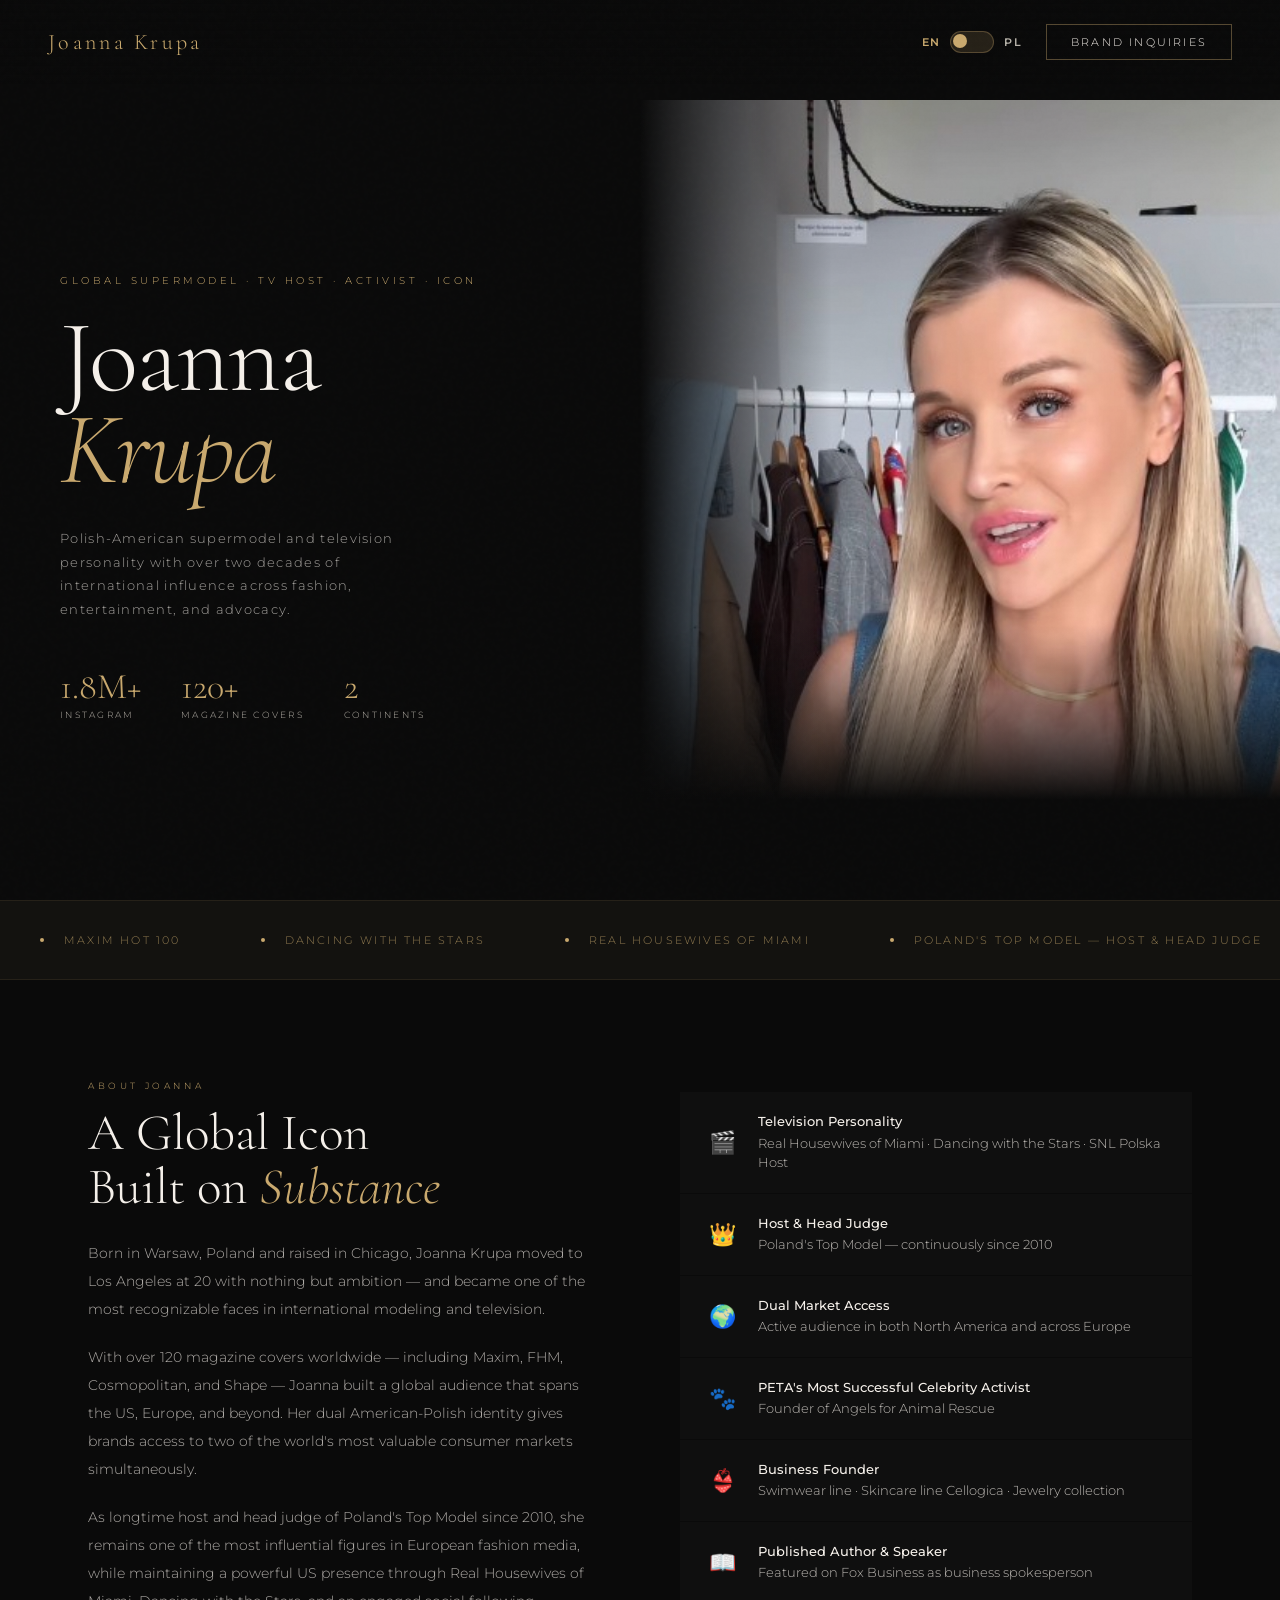
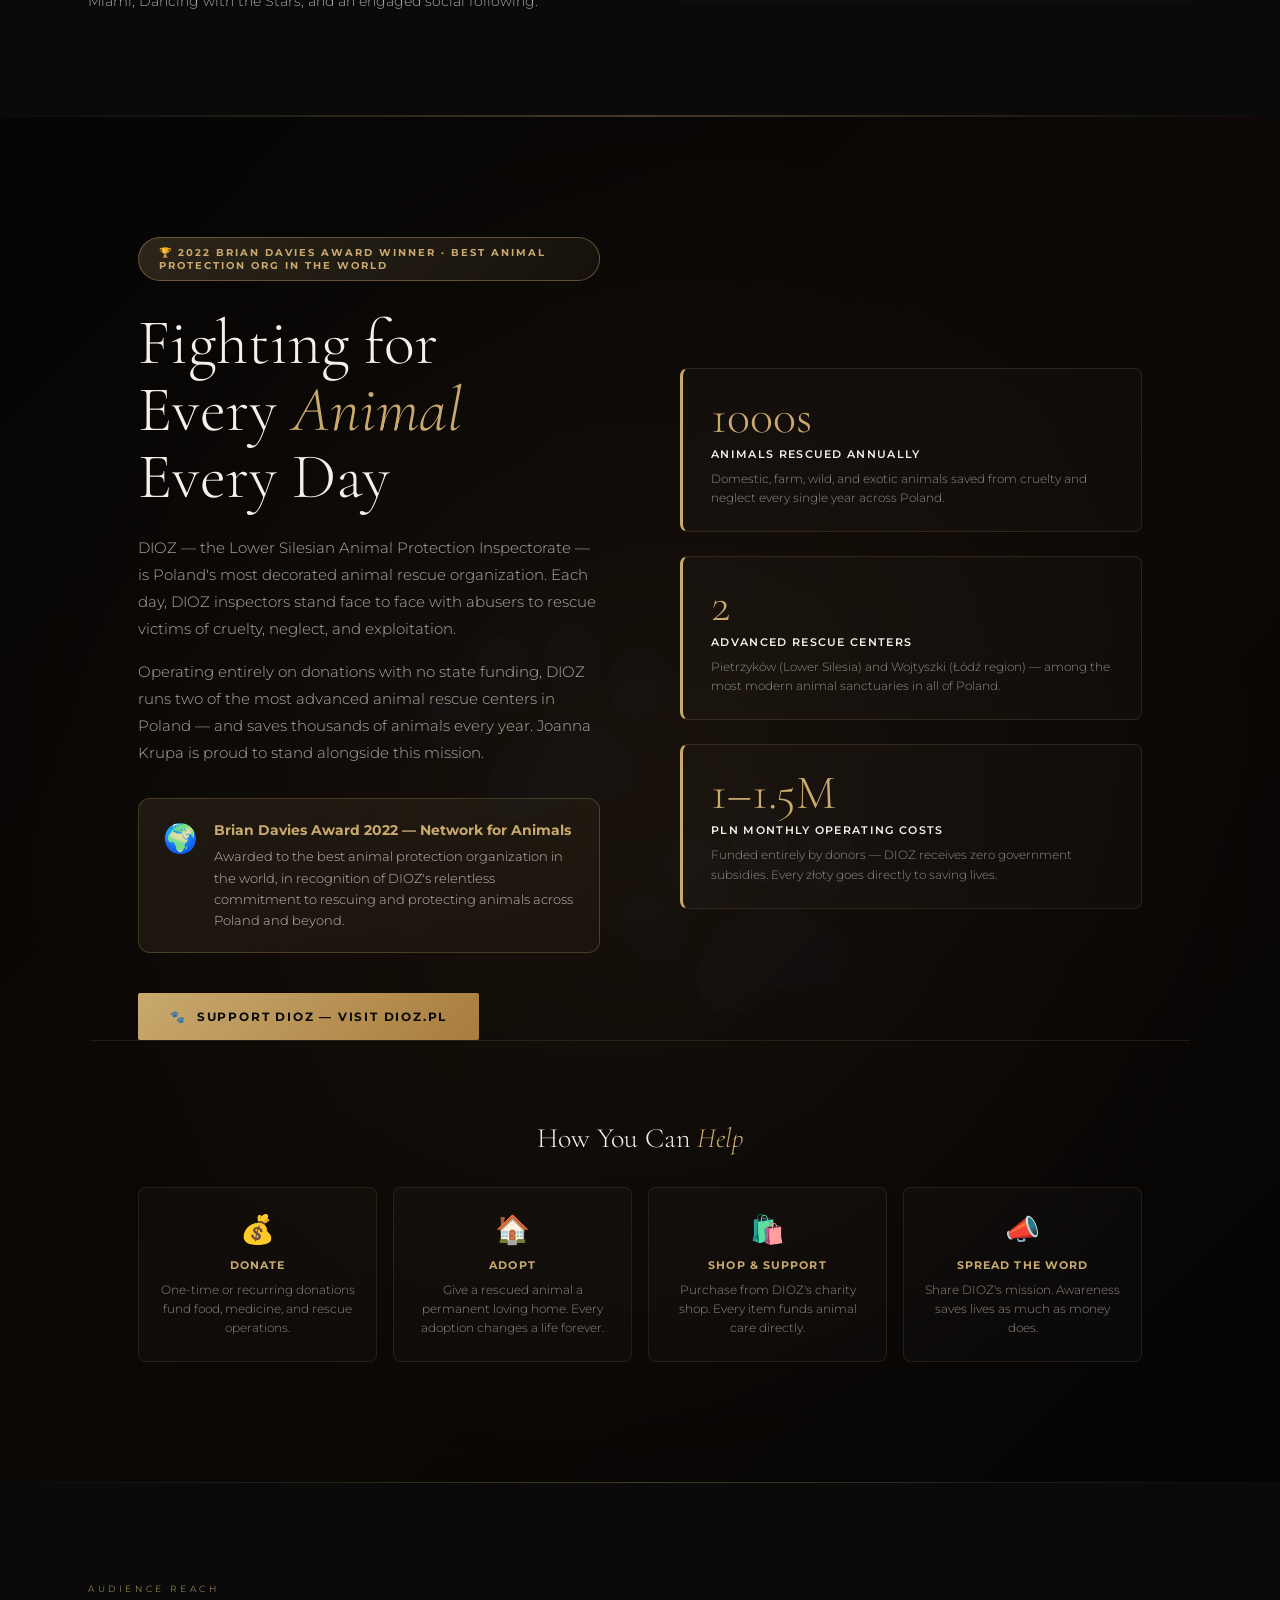
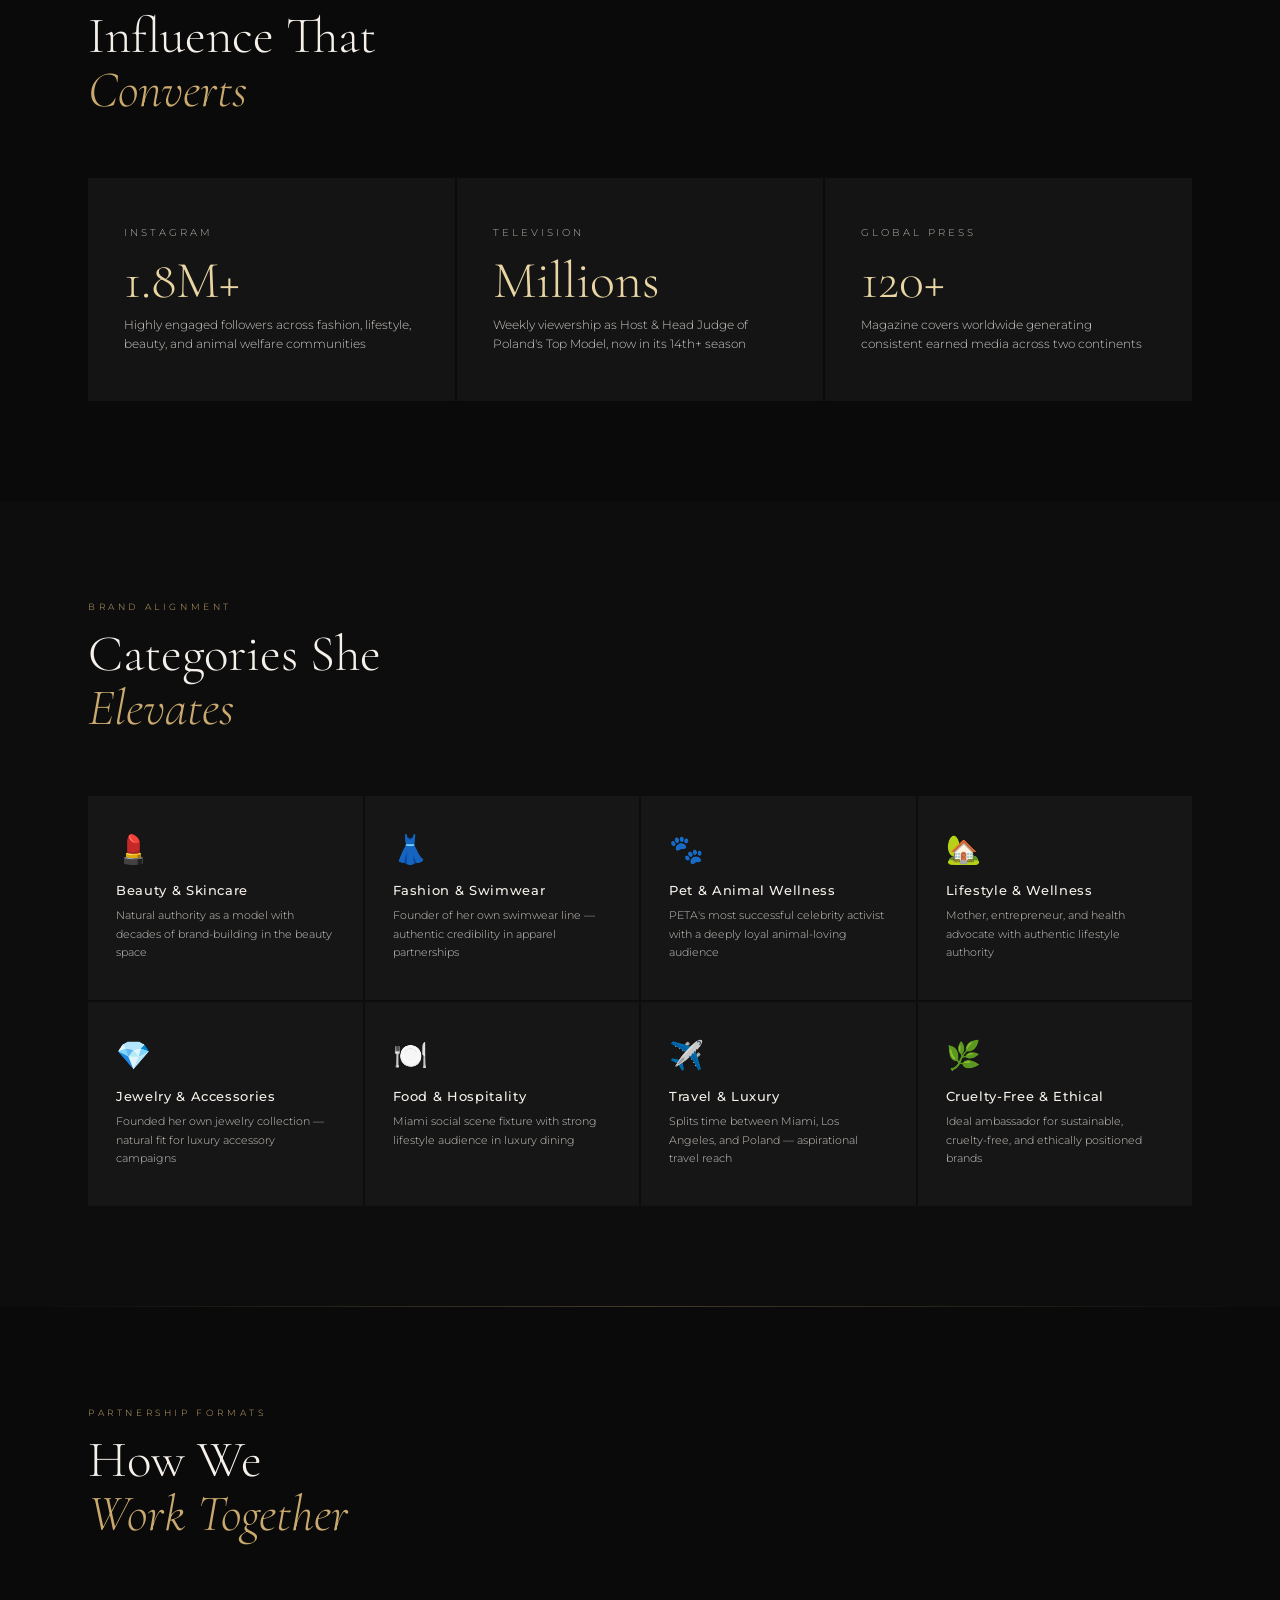
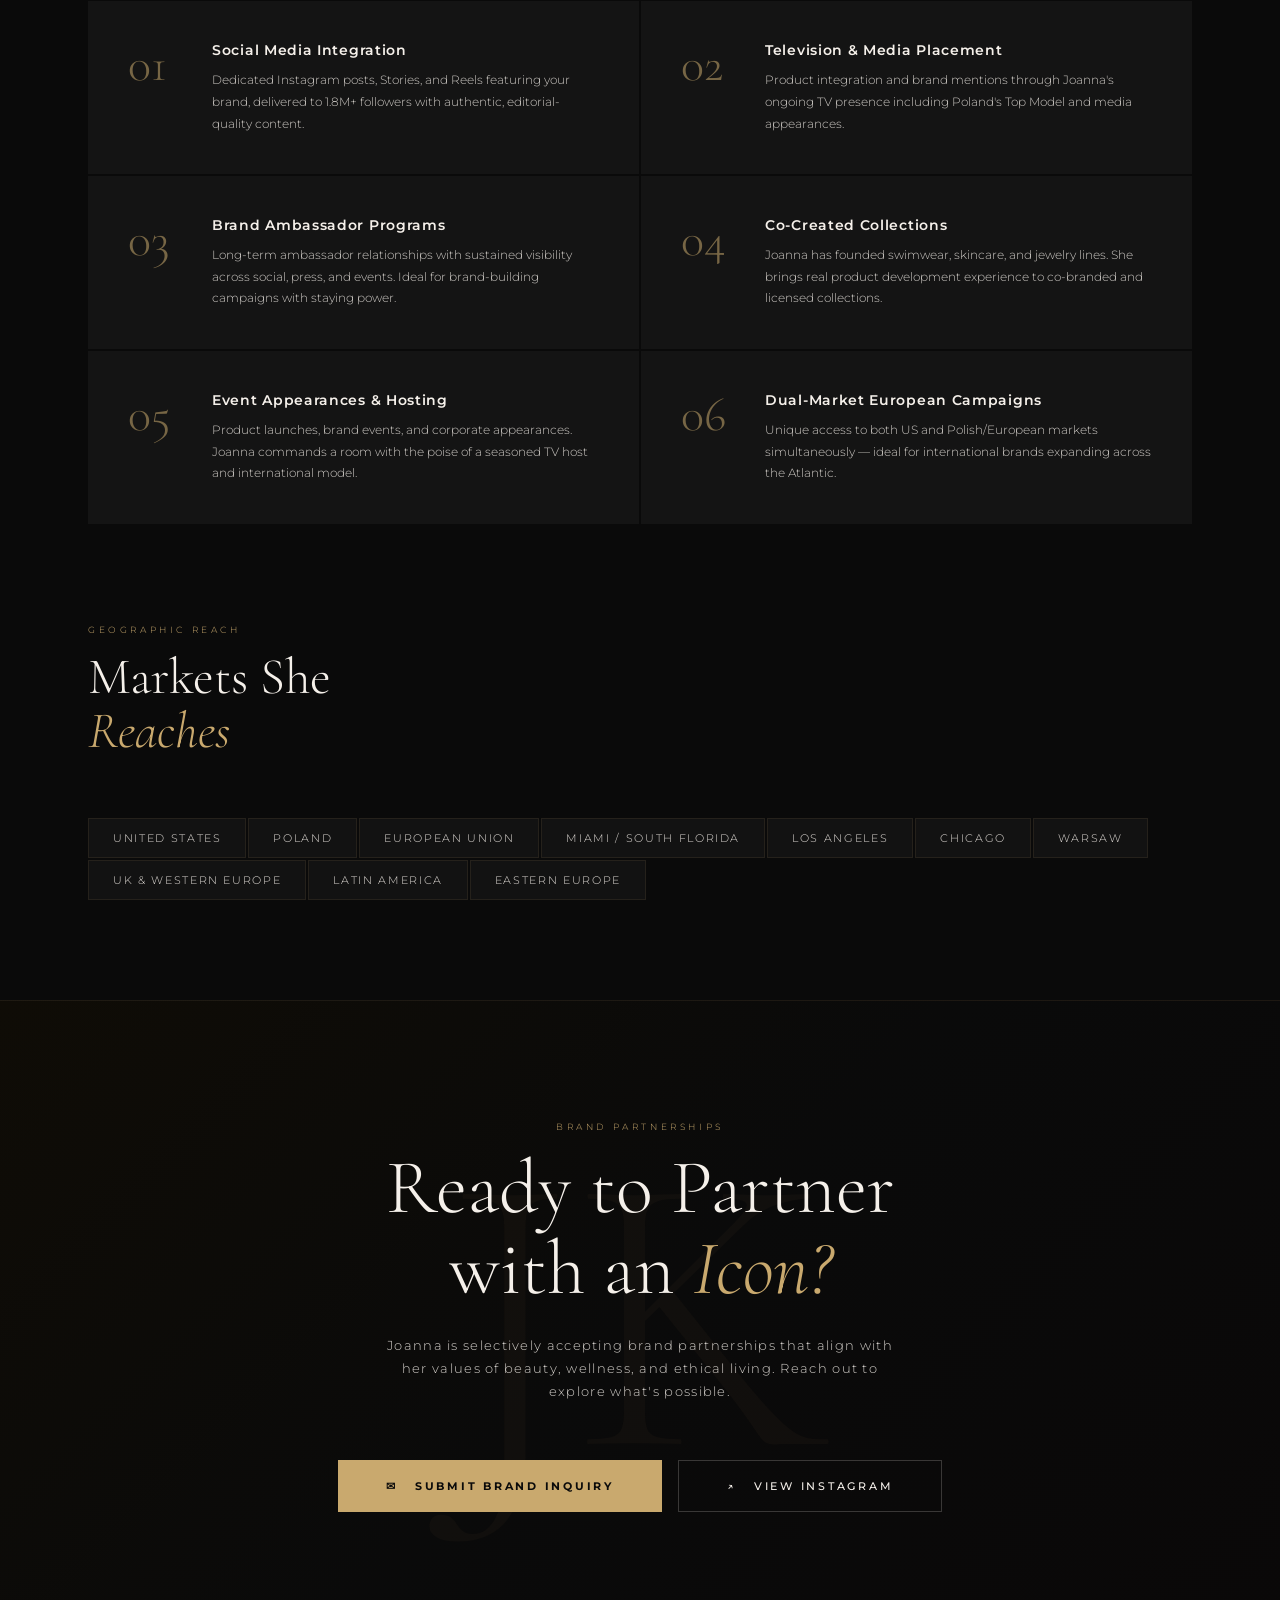
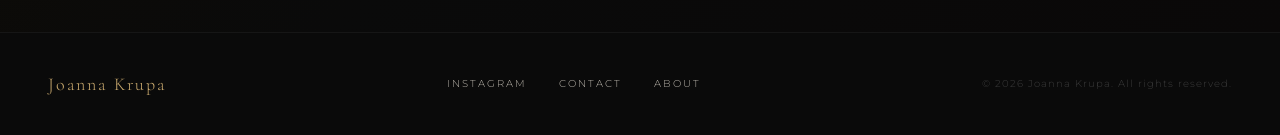
<file: index (2).html>
<!DOCTYPE html>
<html lang="en" data-lang="en">
<head>
<meta charset="UTF-8">
<meta name="viewport" content="width=device-width, initial-scale=1.0">
<title>Joanna Krupa — Global Brand Partnerships</title>
<link href="https://fonts.googleapis.com/css2?family=Cormorant+Garamond:ital,wght@0,300;0,400;0,600;1,300;1,400&family=Montserrat:wght@300;400;500;600;700&display=swap" rel="stylesheet">
<link rel="stylesheet" href="css/style.css">
<style>
/* ── LANGUAGE TOGGLE ── */
.lang-toggle {
  display: flex;
  align-items: center;
  gap: 10px;
  font-family: 'Montserrat', sans-serif;
  font-size: 11px;
  font-weight: 600;
  letter-spacing: 0.12em;
}
.lang-label {
  color: var(--muted);
  text-transform: uppercase;
  transition: color 0.3s;
  user-select: none;
}
.lang-label.active { color: var(--gold); }
.toggle-switch {
  position: relative;
  width: 44px;
  height: 22px;
  cursor: pointer;
}
.toggle-switch input { opacity: 0; width: 0; height: 0; }
.toggle-track {
  position: absolute;
  inset: 0;
  background: rgba(201,169,110,0.15);
  border: 1px solid rgba(201,169,110,0.3);
  border-radius: 11px;
  transition: background 0.3s;
}
.toggle-thumb {
  position: absolute;
  top: 3px; left: 3px;
  width: 14px; height: 14px;
  background: var(--gold);
  border-radius: 50%;
  transition: transform 0.3s;
}
.toggle-switch input:checked ~ .toggle-track { background: rgba(201,169,110,0.25); }
.toggle-switch input:checked ~ .toggle-thumb { transform: translateX(22px); }

/* ── DIOZ MONUMENT SECTION ── */
.dioz-section {
  position: relative;
  padding: 120px 0;
  background: linear-gradient(135deg, #050505 0%, #0d0805 50%, #050505 100%);
  overflow: hidden;
}
.dioz-section::before {
  content: '';
  position: absolute;
  inset: 0;
  background: radial-gradient(ellipse at center, rgba(201,169,110,0.06) 0%, transparent 70%);
}
.dioz-paw-bg {
  position: absolute;
  top: 50%;
  left: 50%;
  transform: translate(-50%, -50%);
  font-size: 400px;
  opacity: 0.025;
  pointer-events: none;
  user-select: none;
  line-height: 1;
}
.dioz-inner {
  position: relative;
  z-index: 2;
  max-width: 1100px;
  margin: 0 auto;
  padding: 0 48px;
  display: grid;
  grid-template-columns: 1fr 1fr;
  gap: 80px;
  align-items: center;
}
.dioz-badge {
  display: inline-block;
  background: linear-gradient(135deg, rgba(201,169,110,0.2), rgba(201,169,110,0.05));
  border: 1px solid rgba(201,169,110,0.4);
  border-radius: 30px;
  padding: 8px 20px;
  font-family: 'Montserrat', sans-serif;
  font-size: 10px;
  font-weight: 700;
  letter-spacing: 0.2em;
  text-transform: uppercase;
  color: var(--gold);
  margin-bottom: 28px;
}
.dioz-headline {
  font-family: 'Cormorant Garamond', serif;
  font-size: clamp(42px, 5vw, 68px);
  font-weight: 300;
  line-height: 1.05;
  color: var(--off-white);
  margin-bottom: 24px;
}
.dioz-headline em {
  font-style: italic;
  color: var(--gold);
}
.dioz-desc {
  font-size: 15px;
  line-height: 1.8;
  color: rgba(245,240,234,0.7);
  margin-bottom: 16px;
}
.dioz-award {
  display: flex;
  align-items: flex-start;
  gap: 16px;
  background: linear-gradient(135deg, rgba(201,169,110,0.1), rgba(201,169,110,0.03));
  border: 1px solid rgba(201,169,110,0.25);
  border-radius: 12px;
  padding: 20px 24px;
  margin: 32px 0;
}
.dioz-award-icon { font-size: 28px; flex-shrink: 0; margin-top: 2px; }
.dioz-award-text { font-size: 13px; line-height: 1.65; color: rgba(245,240,234,0.75); }
.dioz-award-text strong { color: var(--gold); display: block; margin-bottom: 4px; font-size: 14px; }
.dioz-cta-btn {
  display: inline-flex;
  align-items: center;
  gap: 10px;
  background: linear-gradient(135deg, var(--gold), #a87d3e);
  color: #0A0A0A;
  text-decoration: none;
  font-family: 'Montserrat', sans-serif;
  font-size: 12px;
  font-weight: 700;
  letter-spacing: 0.15em;
  text-transform: uppercase;
  padding: 16px 32px;
  border-radius: 2px;
  margin-top: 8px;
  transition: all 0.3s;
}
.dioz-cta-btn:hover {
  transform: translateY(-2px);
  box-shadow: 0 12px 40px rgba(201,169,110,0.35);
}
.dioz-stats-panel {
  display: flex;
  flex-direction: column;
  gap: 24px;
}
.dioz-stat-card {
  background: rgba(255,255,255,0.02);
  border: 1px solid rgba(201,169,110,0.15);
  border-left: 3px solid var(--gold);
  border-radius: 8px;
  padding: 24px 28px;
  transition: border-color 0.3s, background 0.3s;
}
.dioz-stat-card:hover {
  background: rgba(201,169,110,0.05);
  border-color: rgba(201,169,110,0.35);
  border-left-color: var(--gold);
}
.dioz-stat-num {
  font-family: 'Cormorant Garamond', serif;
  font-size: 48px;
  font-weight: 300;
  color: var(--gold);
  line-height: 1;
  margin-bottom: 6px;
}
.dioz-stat-label {
  font-family: 'Montserrat', sans-serif;
  font-size: 11px;
  font-weight: 600;
  letter-spacing: 0.12em;
  text-transform: uppercase;
  color: var(--off-white);
  margin-bottom: 8px;
}
.dioz-stat-desc {
  font-size: 12px;
  color: rgba(245,240,234,0.55);
  line-height: 1.6;
}
.dioz-ways {
  border-top: 1px solid rgba(201,169,110,0.12);
  padding-top: 80px;
  margin-top: 0;
  max-width: 1100px;
  margin: 0 auto;
  padding: 80px 48px 0;
}
.dioz-ways-title {
  font-family: 'Cormorant Garamond', serif;
  font-size: 28px;
  font-weight: 300;
  color: var(--off-white);
  margin-bottom: 32px;
  text-align: center;
}
.dioz-ways-title em { color: var(--gold); font-style: italic; }
.dioz-ways-grid {
  display: grid;
  grid-template-columns: repeat(4, 1fr);
  gap: 16px;
}
.dioz-way {
  background: rgba(255,255,255,0.02);
  border: 1px solid rgba(201,169,110,0.12);
  border-radius: 8px;
  padding: 24px 20px;
  text-align: center;
}
.dioz-way-icon { font-size: 28px; margin-bottom: 12px; }
.dioz-way-name {
  font-family: 'Montserrat', sans-serif;
  font-size: 11px;
  font-weight: 700;
  letter-spacing: 0.1em;
  text-transform: uppercase;
  color: var(--gold);
  margin-bottom: 8px;
}
.dioz-way-desc {
  font-size: 12px;
  color: rgba(245,240,234,0.55);
  line-height: 1.6;
}
@media (max-width: 900px) {
  .dioz-inner { grid-template-columns: 1fr; gap: 48px; padding: 0 24px; }
  .dioz-paw-bg { font-size: 200px; }
  .dioz-ways { padding: 60px 24px 0; }
  .dioz-ways-grid { grid-template-columns: 1fr 1fr; }
}
@media (max-width: 600px) {
  .dioz-ways-grid { grid-template-columns: 1fr; }
}
</style>
</head>
<body>

<!-- NAV -->
<nav>
  <a href="#" class="nav-logo">Joanna Krupa</a>
  <div style="display:flex;align-items:center;gap:24px;">
    <div class="lang-toggle" id="langToggle">
      <span class="lang-label active" id="labelEN">EN</span>
      <label class="toggle-switch">
        <input type="checkbox" id="langSwitch">
        <div class="toggle-track"></div>
        <div class="toggle-thumb"></div>
      </label>
      <span class="lang-label" id="labelPL">PL</span>
    </div>
    <a href="#contact" class="nav-cta" data-en="Brand Inquiries" data-pl="Zapytania Brandowe">Brand Inquiries</a>
  </div>
</nav>

<!-- HERO -->
<section class="hero">
  <div class="hero-left">
    <p class="hero-eyebrow" data-en="Global Supermodel · TV Host · Activist · Icon" data-pl="Supermodelka · Prezenterka TV · Aktywistka · Ikona">Global Supermodel · TV Host · Activist · Icon</p>
    <h1 class="hero-name">Joanna<br><em>Krupa</em></h1>
    <p class="hero-tagline" data-en="Polish-American supermodel and television personality with over two decades of international influence across fashion, entertainment, and advocacy." data-pl="Polsko-amerykańska supermodelka i osobowość telewizyjna z ponad dwudziestoletnim międzynarodowym wpływem na modę, rozrywkę i działalność na rzecz zwierząt.">Polish-American supermodel and television personality with over two decades of international influence across fashion, entertainment, and advocacy.</p>
    <div class="hero-stats">
      <div class="stat-item">
        <div class="stat-number">1.8M+</div>
        <div class="stat-label" data-en="Instagram" data-pl="Instagram">Instagram</div>
      </div>
      <div class="stat-item">
        <div class="stat-number">120+</div>
        <div class="stat-label" data-en="Magazine Covers" data-pl="Okładki Magazynów">Magazine Covers</div>
      </div>
      <div class="stat-item">
        <div class="stat-number">2</div>
        <div class="stat-label" data-en="Continents" data-pl="Kontynenty">Continents</div>
      </div>
    </div>
  </div>
  <div class="hero-right">
    <div class="hero-image-container">
      <img src="[data-uri]" alt="Joanna Krupa" style="width:100%;height:100%;object-fit:cover;object-position:center top;display:block;">
    </div>
  </div>
</section>

<!-- TICKER -->
<div class="ticker-section">
  <div class="ticker-track" id="ticker">
    <span class="ticker-item"><span class="ticker-dot"></span>Maxim Hot 100</span>
    <span class="ticker-item"><span class="ticker-dot"></span><span data-en="Dancing With The Stars" data-pl="Taniec z Gwiazdami">Dancing With The Stars</span></span>
    <span class="ticker-item"><span class="ticker-dot"></span>Real Housewives of Miami</span>
    <span class="ticker-item"><span class="ticker-dot"></span><span data-en="Poland's Top Model — Host &amp; Head Judge" data-pl="Top Model Polska — Prowadząca i Główna Jurorka">Poland's Top Model — Host &amp; Head Judge</span></span>
    <span class="ticker-item"><span class="ticker-dot"></span><span data-en="PETA Global Ambassador" data-pl="Globalna Ambasadorka PETA">PETA Global Ambassador</span></span>
    <span class="ticker-item"><span class="ticker-dot"></span><span data-en="Sexiest Swimsuit Model — Playboy" data-pl="Najseksowniejsza Modelka Kostiumów — Playboy">Sexiest Swimsuit Model — Playboy</span></span>
    <span class="ticker-item"><span class="ticker-dot"></span>Elite Model Management</span>
    <span class="ticker-item"><span class="ticker-dot"></span><span data-en="Model of the Year — German Maxim" data-pl="Modelka Roku — Maxim Niemcy">Model of the Year — German Maxim</span></span>
    <span class="ticker-item"><span class="ticker-dot"></span>SNL Polska Host</span>
    <span class="ticker-item"><span class="ticker-dot"></span>Maxim Hot 100</span>
    <span class="ticker-item"><span class="ticker-dot"></span><span data-en="Dancing With The Stars" data-pl="Taniec z Gwiazdami">Dancing With The Stars</span></span>
    <span class="ticker-item"><span class="ticker-dot"></span>Real Housewives of Miami</span>
    <span class="ticker-item"><span class="ticker-dot"></span><span data-en="Poland's Top Model — Host &amp; Head Judge" data-pl="Top Model Polska — Prowadząca i Główna Jurorka">Poland's Top Model — Host &amp; Head Judge</span></span>
    <span class="ticker-item"><span class="ticker-dot"></span><span data-en="PETA Global Ambassador" data-pl="Globalna Ambasadorka PETA">PETA Global Ambassador</span></span>
    <span class="ticker-item"><span class="ticker-dot"></span><span data-en="Sexiest Swimsuit Model — Playboy" data-pl="Najseksowniejsza Modelka Kostiumów — Playboy">Sexiest Swimsuit Model — Playboy</span></span>
    <span class="ticker-item"><span class="ticker-dot"></span>Elite Model Management</span>
    <span class="ticker-item"><span class="ticker-dot"></span><span data-en="Model of the Year — German Maxim" data-pl="Modelka Roku — Maxim Niemcy">Model of the Year — German Maxim</span></span>
    <span class="ticker-item"><span class="ticker-dot"></span>SNL Polska Host</span>
  </div>
</div>

<!-- ABOUT -->
<section>
  <div class="container">
    <div class="about-grid">
      <div class="reveal">
        <p class="section-label" data-en="About Joanna" data-pl="O Joannie">About Joanna</p>
        <h2 class="section-title" data-en="A Global Icon<br>Built on <em>Substance</em>" data-pl="Globalna Ikona<br>Zbudowana na <em>Wartościach</em>">A Global Icon<br>Built on <em>Substance</em></h2>
        <div class="about-body">
          <p data-en="Born in Warsaw, Poland and raised in Chicago, Joanna Krupa moved to Los Angeles at 20 with nothing but ambition — and became one of the most recognizable faces in international modeling and television." data-pl="Urodzona w Warszawie, wychowana w Chicago, Joanna Krupa przeprowadziła się do Los Angeles w wieku 20 lat z samą tylko ambicją — i stała się jedną z najbardziej rozpoznawalnych twarzy w międzynarodowym modelingu i telewizji.">Born in Warsaw, Poland and raised in Chicago, Joanna Krupa moved to Los Angeles at 20 with nothing but ambition — and became one of the most recognizable faces in international modeling and television.</p>
          <p data-en="With over 120 magazine covers worldwide — including Maxim, FHM, Cosmopolitan, and Shape — Joanna built a global audience that spans the US, Europe, and beyond. Her dual American-Polish identity gives brands access to two of the world's most valuable consumer markets simultaneously." data-pl="Ponad 120 okładek magazynów na całym świecie — w tym Maxim, FHM, Cosmopolitan i Shape — Joanna zbudowała globalną publiczność obejmującą USA, Europę i nie tylko. Jej podwójna tożsamość amerykańsko-polska daje markom dostęp do dwóch najcenniejszych rynków konsumenckich na świecie jednocześnie.">With over 120 magazine covers worldwide — including Maxim, FHM, Cosmopolitan, and Shape — Joanna built a global audience that spans the US, Europe, and beyond. Her dual American-Polish identity gives brands access to two of the world's most valuable consumer markets simultaneously.</p>
          <p data-en="As longtime host and head judge of Poland's Top Model since 2010, she remains one of the most influential figures in European fashion media, while maintaining a powerful US presence through Real Housewives of Miami, Dancing with the Stars, and an engaged social following." data-pl="Jako wieloletnia prowadząca i główna jurorka Top Model Polska od 2010 roku, pozostaje jedną z najbardziej wpływowych postaci w europejskich mediach modowych, utrzymując jednocześnie silną obecność w USA poprzez Real Housewives of Miami, Dancing with the Stars i zaangażowaną społeczność w mediach społecznościowych.">As longtime host and head judge of Poland's Top Model since 2010, she remains one of the most influential figures in European fashion media, while maintaining a powerful US presence through Real Housewives of Miami, Dancing with the Stars, and an engaged social following.</p>
        </div>
      </div>
      <div class="about-highlights reveal">
        <div class="highlight-item">
          <div class="highlight-icon">🎬</div>
          <div class="highlight-text">
            <strong data-en="Television Personality" data-pl="Osobowość Telewizyjna">Television Personality</strong>
            <span data-en="Real Housewives of Miami · Dancing with the Stars · SNL Polska Host" data-pl="Real Housewives of Miami · Dancing with the Stars · Prowadząca SNL Polska">Real Housewives of Miami · Dancing with the Stars · SNL Polska Host</span>
          </div>
        </div>
        <div class="highlight-item">
          <div class="highlight-icon">👑</div>
          <div class="highlight-text">
            <strong data-en="Host &amp; Head Judge" data-pl="Prowadząca i Główna Jurorka">Host &amp; Head Judge</strong>
            <span data-en="Poland's Top Model — continuously since 2010" data-pl="Top Model Polska — nieprzerwanie od 2010 roku">Poland's Top Model — continuously since 2010</span>
          </div>
        </div>
        <div class="highlight-item">
          <div class="highlight-icon">🌍</div>
          <div class="highlight-text">
            <strong data-en="Dual Market Access" data-pl="Dostęp do Dwóch Rynków">Dual Market Access</strong>
            <span data-en="Active audience in both North America and across Europe" data-pl="Aktywna publiczność zarówno w Ameryce Północnej, jak i w całej Europie">Active audience in both North America and across Europe</span>
          </div>
        </div>
        <div class="highlight-item">
          <div class="highlight-icon">🐾</div>
          <div class="highlight-text">
            <strong data-en="PETA's Most Successful Celebrity Activist" data-pl="Najskuteczniejsza Celebrytka-Aktywistka PETA">PETA's Most Successful Celebrity Activist</strong>
            <span data-en="Founder of Angels for Animal Rescue" data-pl="Założycielka Angels for Animal Rescue">Founder of Angels for Animal Rescue</span>
          </div>
        </div>
        <div class="highlight-item">
          <div class="highlight-icon">👙</div>
          <div class="highlight-text">
            <strong data-en="Business Founder" data-pl="Przedsiębiorczyni">Business Founder</strong>
            <span data-en="Swimwear line · Skincare line Cellogica · Jewelry collection" data-pl="Linia strojów kąpielowych · Linia pielęgnacyjna Cellogica · Kolekcja biżuterii">Swimwear line · Skincare line Cellogica · Jewelry collection</span>
          </div>
        </div>
        <div class="highlight-item">
          <div class="highlight-icon">📖</div>
          <div class="highlight-text">
            <strong data-en="Published Author &amp; Speaker" data-pl="Autorka Publikacji i Prelegentka">Published Author &amp; Speaker</strong>
            <span data-en="Featured on Fox Business as business spokesperson" data-pl="Prezenterka biznesowa w Fox Business">Featured on Fox Business as business spokesperson</span>
          </div>
        </div>
      </div>
    </div>
  </div>
</section>

<div class="gold-line"></div>

<!-- ═══════════════════════════════════════════════════════ -->
<!--                  DIOZ MONUMENT SECTION                 -->
<!-- ═══════════════════════════════════════════════════════ -->
<div class="gold-line"></div>
<section class="dioz-section">
  <div class="dioz-paw-bg">🐾</div>

  <div class="dioz-inner">
    <!-- LEFT: Text -->
    <div class="reveal">
      <div class="dioz-badge" data-en="🏆 2022 Brian Davies Award Winner · Best Animal Protection Org in the World" data-pl="🏆 Nagroda Briana Daviesa 2022 · Najlepsza Organizacja Ochrony Zwierząt na Świecie">🏆 2022 Brian Davies Award Winner · Best Animal Protection Org in the World</div>
      <h2 class="dioz-headline" data-en="Fighting for<br>Every <em>Animal</em><br>Every Day" data-pl="Walcząc o<br>Każde <em>Zwierzę</em><br>Każdego Dnia">Fighting for<br>Every <em>Animal</em><br>Every Day</h2>
      <p class="dioz-desc" data-en="DIOZ — the Lower Silesian Animal Protection Inspectorate — is Poland's most decorated animal rescue organization. Each day, DIOZ inspectors stand face to face with abusers to rescue victims of cruelty, neglect, and exploitation." data-pl="DIOZ — Dolnośląski Inspektorat Ochrony Zwierząt — to najbardziej odznaczona organizacja ratowania zwierząt w Polsce. Każdego dnia inspektorzy DIOZ stają twarzą w twarz z oprawcami, by ratować ofiary okrucieństwa, zaniedbania i wykorzystywania.">DIOZ — the Lower Silesian Animal Protection Inspectorate — is Poland's most decorated animal rescue organization. Each day, DIOZ inspectors stand face to face with abusers to rescue victims of cruelty, neglect, and exploitation.</p>
      <p class="dioz-desc" data-en="Operating entirely on donations with no state funding, DIOZ runs two of the most advanced animal rescue centers in Poland — and saves thousands of animals every year. Joanna Krupa is proud to stand alongside this mission." data-pl="Działając wyłącznie dzięki darowiznom, bez żadnego dofinansowania państwowego, DIOZ prowadzi dwa z najbardziej zaawansowanych ośrodków ratowania zwierząt w Polsce — i ratuje tysiące zwierząt każdego roku. Joanna Krupa jest dumna, że stoi u boku tej misji.">Operating entirely on donations with no state funding, DIOZ runs two of the most advanced animal rescue centers in Poland — and saves thousands of animals every year. Joanna Krupa is proud to stand alongside this mission.</p>

      <div class="dioz-award">
        <div class="dioz-award-icon">🌍</div>
        <div class="dioz-award-text">
          <strong data-en="Brian Davies Award 2022 — Network for Animals" data-pl="Nagroda Briana Daviesa 2022 — Network for Animals">Brian Davies Award 2022 — Network for Animals</strong>
          <span data-en="Awarded to the best animal protection organization in the world, in recognition of DIOZ's relentless commitment to rescuing and protecting animals across Poland and beyond." data-pl="Przyznana najlepszej organizacji ochrony zwierząt na świecie, w uznaniu niezłomnego zaangażowania DIOZ w ratowanie i ochronę zwierząt w Polsce i poza jej granicami.">Awarded to the best animal protection organization in the world, in recognition of DIOZ's relentless commitment to rescuing and protecting animals across Poland and beyond.</span>
        </div>
      </div>

      <a href="https://dioz.pl" target="_blank" rel="noopener noreferrer" class="dioz-cta-btn">
        <span>🐾</span>
        <span data-en="Support DIOZ — Visit dioz.pl" data-pl="Wesprzyj DIOZ — Odwiedź dioz.pl">Support DIOZ — Visit dioz.pl</span>
      </a>
    </div>

    <!-- RIGHT: Stats -->
    <div class="dioz-stats-panel reveal">
      <div class="dioz-stat-card">
        <div class="dioz-stat-num">1000s</div>
        <div class="dioz-stat-label" data-en="Animals Rescued Annually" data-pl="Zwierząt Ratowanych Rocznie">Animals Rescued Annually</div>
        <div class="dioz-stat-desc" data-en="Domestic, farm, wild, and exotic animals saved from cruelty and neglect every single year across Poland." data-pl="Zwierzęta domowe, hodowlane, dzikie i egzotyczne ratowane z okrucieństwa i zaniedbania każdego roku w całej Polsce.">Domestic, farm, wild, and exotic animals saved from cruelty and neglect every single year across Poland.</div>
      </div>
      <div class="dioz-stat-card">
        <div class="dioz-stat-num">2</div>
        <div class="dioz-stat-label" data-en="Advanced Rescue Centers" data-pl="Zaawansowane Ośrodki Ratunkowe">Advanced Rescue Centers</div>
        <div class="dioz-stat-desc" data-en="Pietrzyków (Lower Silesia) and Wojtyszki (Łódź region) — among the most modern animal sanctuaries in all of Poland." data-pl="Pietrzyków (Dolny Śląsk) i Wojtyszki (woj. łódzkie) — jedne z najnowocześniejszych ośrodków ochrony zwierząt w Polsce.">Pietrzyków (Lower Silesia) and Wojtyszki (Łódź region) — among the most modern animal sanctuaries in all of Poland.</div>
      </div>
      <div class="dioz-stat-card">
        <div class="dioz-stat-num">1–1.5M</div>
        <div class="dioz-stat-label" data-en="PLN Monthly Operating Costs" data-pl="PLN Miesięcznych Kosztów Operacyjnych">PLN Monthly Operating Costs</div>
        <div class="dioz-stat-desc" data-en="Funded entirely by donors — DIOZ receives zero government subsidies. Every złoty goes directly to saving lives." data-pl="Finansowane wyłącznie przez darczyńców — DIOZ nie otrzymuje żadnych dotacji rządowych. Każdy złoty idzie bezpośrednio na ratowanie życia.">Funded entirely by donors — DIOZ receives zero government subsidies. Every złoty goes directly to saving lives.</div>
      </div>
    </div>
  </div>

  <!-- How to help row -->
  <div class="dioz-ways reveal">
    <h3 class="dioz-ways-title" data-en="How You Can <em>Help</em>" data-pl="Jak Możesz <em>Pomóc</em>">How You Can <em>Help</em></h3>
    <div class="dioz-ways-grid">
      <div class="dioz-way">
        <div class="dioz-way-icon">💰</div>
        <div class="dioz-way-name" data-en="Donate" data-pl="Przekaż Darowiznę">Donate</div>
        <div class="dioz-way-desc" data-en="One-time or recurring donations fund food, medicine, and rescue operations." data-pl="Jednorazowe lub regularne darowizny finansują jedzenie, leki i operacje ratunkowe.">One-time or recurring donations fund food, medicine, and rescue operations.</div>
      </div>
      <div class="dioz-way">
        <div class="dioz-way-icon">🏠</div>
        <div class="dioz-way-name" data-en="Adopt" data-pl="Adoptuj">Adopt</div>
        <div class="dioz-way-desc" data-en="Give a rescued animal a permanent loving home. Every adoption changes a life forever." data-pl="Daj uratowanemu zwierzęciu stały, kochający dom. Każda adopcja zmienia życie na zawsze.">Give a rescued animal a permanent loving home. Every adoption changes a life forever.</div>
      </div>
      <div class="dioz-way">
        <div class="dioz-way-icon">🛍️</div>
        <div class="dioz-way-name" data-en="Shop &amp; Support" data-pl="Rób Zakupy i Wspieraj">Shop &amp; Support</div>
        <div class="dioz-way-desc" data-en="Purchase from DIOZ's charity shop. Every item funds animal care directly." data-pl="Kupuj w sklepie charytatywnym DIOZ. Każdy zakup bezpośrednio finansuje opiekę nad zwierzętami.">Purchase from DIOZ's charity shop. Every item funds animal care directly.</div>
      </div>
      <div class="dioz-way">
        <div class="dioz-way-icon">📣</div>
        <div class="dioz-way-name" data-en="Spread the Word" data-pl="Nagłośnij Sprawę">Spread the Word</div>
        <div class="dioz-way-desc" data-en="Share DIOZ's mission. Awareness saves lives as much as money does." data-pl="Podziel się misją DIOZ. Świadomość ratuje życie tak samo jak pieniądze.">Share DIOZ's mission. Awareness saves lives as much as money does.</div>
      </div>
    </div>
  </div>
</section>
<div class="gold-line"></div>

<!-- REACH -->
<section>
  <div class="container">
    <div class="reveal">
      <p class="section-label" data-en="Audience Reach" data-pl="Zasięg Publiczności">Audience Reach</p>
      <h2 class="section-title" data-en="Influence That<br><em>Converts</em>" data-pl="Wpływ Który<br><em>Przekonuje</em>">Influence That<br><em>Converts</em></h2>
    </div>
    <div class="reach-grid reveal">
      <div class="reach-card">
        <div class="reach-platform">Instagram</div>
        <div class="reach-number">1.8M+</div>
        <div class="reach-desc" data-en="Highly engaged followers across fashion, lifestyle, beauty, and animal welfare communities" data-pl="Zaangażowani obserwatorzy w społecznościach mody, stylu życia, urody i dobrostanu zwierząt">Highly engaged followers across fashion, lifestyle, beauty, and animal welfare communities</div>
      </div>
      <div class="reach-card">
        <div class="reach-platform" data-en="Television" data-pl="Telewizja">Television</div>
        <div class="reach-number" data-en="Millions" data-pl="Miliony">Millions</div>
        <div class="reach-desc" data-en="Weekly viewership as Host &amp; Head Judge of Poland's Top Model, now in its 14th+ season" data-pl="Cotygodniowa widownia jako Prowadząca i Główna Jurorka Top Model Polska, już w 14+ sezonie">Weekly viewership as Host &amp; Head Judge of Poland's Top Model, now in its 14th+ season</div>
      </div>
      <div class="reach-card">
        <div class="reach-platform" data-en="Global Press" data-pl="Prasa Globalna">Global Press</div>
        <div class="reach-number">120+</div>
        <div class="reach-desc" data-en="Magazine covers worldwide generating consistent earned media across two continents" data-pl="Okładki magazynów na całym świecie generujące stałe media zarobione na dwóch kontynentach">Magazine covers worldwide generating consistent earned media across two continents</div>
      </div>
    </div>
  </div>
</section>

<!-- BRAND CATEGORIES -->
<section style="background: rgba(255,255,255,0.01);">
  <div class="container">
    <div class="reveal">
      <p class="section-label" data-en="Brand Alignment" data-pl="Dopasowanie Marki">Brand Alignment</p>
      <h2 class="section-title" data-en="Categories She<br><em>Elevates</em>" data-pl="Kategorie Które<br><em>Podnosi</em>">Categories She<br><em>Elevates</em></h2>
    </div>
    <div class="categories-grid reveal">
      <div class="category-card">
        <div class="category-icon">💄</div>
        <div class="category-name" data-en="Beauty &amp; Skincare" data-pl="Uroda i Pielęgnacja">Beauty &amp; Skincare</div>
        <div class="category-desc" data-en="Natural authority as a model with decades of brand-building in the beauty space" data-pl="Naturalne autorytety jako modelka z dziesięcioleciami budowania marki w przestrzeni urody">Natural authority as a model with decades of brand-building in the beauty space</div>
      </div>
      <div class="category-card">
        <div class="category-icon">👗</div>
        <div class="category-name" data-en="Fashion &amp; Swimwear" data-pl="Moda i Stroje Kąpielowe">Fashion &amp; Swimwear</div>
        <div class="category-desc" data-en="Founder of her own swimwear line — authentic credibility in apparel partnerships" data-pl="Założycielka własnej linii strojów kąpielowych — autentyczna wiarygodność w partnerstwach odzieżowych">Founder of her own swimwear line — authentic credibility in apparel partnerships</div>
      </div>
      <div class="category-card">
        <div class="category-icon">🐾</div>
        <div class="category-name" data-en="Pet &amp; Animal Wellness" data-pl="Dobrostan Zwierząt">Pet &amp; Animal Wellness</div>
        <div class="category-desc" data-en="PETA's most successful celebrity activist with a deeply loyal animal-loving audience" data-pl="Najskuteczniejsza celebrytka-aktywistka PETA z głęboko lojalną publicznością kochającą zwierzęta">PETA's most successful celebrity activist with a deeply loyal animal-loving audience</div>
      </div>
      <div class="category-card">
        <div class="category-icon">🏡</div>
        <div class="category-name" data-en="Lifestyle &amp; Wellness" data-pl="Styl Życia i Wellness">Lifestyle &amp; Wellness</div>
        <div class="category-desc" data-en="Mother, entrepreneur, and health advocate with authentic lifestyle authority" data-pl="Matka, przedsiębiorczyni i rzeczniczka zdrowia z autentycznym autorytetem w stylu życia">Mother, entrepreneur, and health advocate with authentic lifestyle authority</div>
      </div>
      <div class="category-card">
        <div class="category-icon">💎</div>
        <div class="category-name" data-en="Jewelry &amp; Accessories" data-pl="Biżuteria i Akcesoria">Jewelry &amp; Accessories</div>
        <div class="category-desc" data-en="Founded her own jewelry collection — natural fit for luxury accessory campaigns" data-pl="Założyła własną kolekcję biżuterii — naturalne dopasowanie do kampanii luksusowych akcesoriów">Founded her own jewelry collection — natural fit for luxury accessory campaigns</div>
      </div>
      <div class="category-card">
        <div class="category-icon">🍽️</div>
        <div class="category-name" data-en="Food &amp; Hospitality" data-pl="Gastronomia i Hotelarstwo">Food &amp; Hospitality</div>
        <div class="category-desc" data-en="Miami social scene fixture with strong lifestyle audience in luxury dining" data-pl="Stała bywalczyni sceny społecznej Miami z silną publicznością w luksusowej gastronomii">Miami social scene fixture with strong lifestyle audience in luxury dining</div>
      </div>
      <div class="category-card">
        <div class="category-icon">✈️</div>
        <div class="category-name" data-en="Travel &amp; Luxury" data-pl="Podróże i Luksus">Travel &amp; Luxury</div>
        <div class="category-desc" data-en="Splits time between Miami, Los Angeles, and Poland — aspirational travel reach" data-pl="Dzieli czas między Miami, Los Angeles i Polską — aspiracyjny zasięg w podróżach">Splits time between Miami, Los Angeles, and Poland — aspirational travel reach</div>
      </div>
      <div class="category-card">
        <div class="category-icon">🌿</div>
        <div class="category-name" data-en="Cruelty-Free &amp; Ethical" data-pl="Bez Okrucieństwa i Etycznie">Cruelty-Free &amp; Ethical</div>
        <div class="category-desc" data-en="Ideal ambassador for sustainable, cruelty-free, and ethically positioned brands" data-pl="Idealna ambasadorka dla zrównoważonych, wolnych od okrucieństwa i etycznie pozycjonowanych marek">Ideal ambassador for sustainable, cruelty-free, and ethically positioned brands</div>
      </div>
    </div>
  </div>
</section>

<div class="gold-line"></div>

<!-- WHAT WE OFFER -->
<section>
  <div class="container">
    <div class="reveal">
      <p class="section-label" data-en="Partnership Formats" data-pl="Formaty Współpracy">Partnership Formats</p>
      <h2 class="section-title" data-en="How We<br><em>Work Together</em>" data-pl="Jak<br><em>Współpracujemy</em>">How We<br><em>Work Together</em></h2>
    </div>
    <div class="offers-grid reveal">
      <div class="offer-item">
        <div class="offer-number">01</div>
        <div class="offer-content">
          <div class="offer-title" data-en="Social Media Integration" data-pl="Integracja z Mediami Społecznościowymi">Social Media Integration</div>
          <div class="offer-desc" data-en="Dedicated Instagram posts, Stories, and Reels featuring your brand, delivered to 1.8M+ followers with authentic, editorial-quality content." data-pl="Dedykowane posty na Instagramie, Stories i Reelsy prezentujące Twoją markę, dostarczone do 1,8M+ obserwatorów z autentyczną, redakcyjną jakością treści.">Dedicated Instagram posts, Stories, and Reels featuring your brand, delivered to 1.8M+ followers with authentic, editorial-quality content.</div>
        </div>
      </div>
      <div class="offer-item">
        <div class="offer-number">02</div>
        <div class="offer-content">
          <div class="offer-title" data-en="Television &amp; Media Placement" data-pl="Lokowanie w Telewizji i Mediach">Television &amp; Media Placement</div>
          <div class="offer-desc" data-en="Product integration and brand mentions through Joanna's ongoing TV presence including Poland's Top Model and media appearances." data-pl="Integracja produktu i wzmianki o marce poprzez stałą obecność Joanny w telewizji, w tym Top Model Polska i wystąpienia medialne.">Product integration and brand mentions through Joanna's ongoing TV presence including Poland's Top Model and media appearances.</div>
        </div>
      </div>
      <div class="offer-item">
        <div class="offer-number">03</div>
        <div class="offer-content">
          <div class="offer-title" data-en="Brand Ambassador Programs" data-pl="Programy Ambasadorskie">Brand Ambassador Programs</div>
          <div class="offer-desc" data-en="Long-term ambassador relationships with sustained visibility across social, press, and events. Ideal for brand-building campaigns with staying power." data-pl="Długoterminowe relacje ambasadorskie z trwałą widocznością w mediach społecznościowych, prasie i na wydarzeniach. Idealne dla kampanii budowania marki.">Long-term ambassador relationships with sustained visibility across social, press, and events. Ideal for brand-building campaigns with staying power.</div>
        </div>
      </div>
      <div class="offer-item">
        <div class="offer-number">04</div>
        <div class="offer-content">
          <div class="offer-title" data-en="Co-Created Collections" data-pl="Wspólnie Tworzone Kolekcje">Co-Created Collections</div>
          <div class="offer-desc" data-en="Joanna has founded swimwear, skincare, and jewelry lines. She brings real product development experience to co-branded and licensed collections." data-pl="Joanna założyła linie strojów kąpielowych, pielęgnacyjne i biżuteryjne. Wnosi prawdziwe doświadczenie w rozwój produktu do wspólnych i licencjonowanych kolekcji.">Joanna has founded swimwear, skincare, and jewelry lines. She brings real product development experience to co-branded and licensed collections.</div>
        </div>
      </div>
      <div class="offer-item">
        <div class="offer-number">05</div>
        <div class="offer-content">
          <div class="offer-title" data-en="Event Appearances &amp; Hosting" data-pl="Wystąpienia i Prowadzenie Wydarzeń">Event Appearances &amp; Hosting</div>
          <div class="offer-desc" data-en="Product launches, brand events, and corporate appearances. Joanna commands a room with the poise of a seasoned TV host and international model." data-pl="Premiery produktów, imprezy markowe i wystąpienia korporacyjne. Joanna opanowuje salę z gracją doświadczonej prowadzącej telewizyjnej i modelki międzynarodowej.">Product launches, brand events, and corporate appearances. Joanna commands a room with the poise of a seasoned TV host and international model.</div>
        </div>
      </div>
      <div class="offer-item">
        <div class="offer-number">06</div>
        <div class="offer-content">
          <div class="offer-title" data-en="Dual-Market European Campaigns" data-pl="Kampanie Europejskie na Dwa Rynki">Dual-Market European Campaigns</div>
          <div class="offer-desc" data-en="Unique access to both US and Polish/European markets simultaneously — ideal for international brands expanding across the Atlantic." data-pl="Unikalny dostęp jednocześnie do rynków USA i polsko-europejskich — idealny dla marek międzynarodowych rozszerzających działalność po obu stronach Atlantyku.">Unique access to both US and Polish/European markets simultaneously — ideal for international brands expanding across the Atlantic.</div>
        </div>
      </div>
    </div>
  </div>
</section>

<!-- MARKETS -->
<section style="padding-top: 0;">
  <div class="container">
    <div class="reveal">
      <p class="section-label" data-en="Geographic Reach" data-pl="Zasięg Geograficzny">Geographic Reach</p>
      <h2 class="section-title" data-en="Markets She<br><em>Reaches</em>" data-pl="Rynki Które<br><em>Osiąga</em>">Markets She<br><em>Reaches</em></h2>
    </div>
    <div class="markets-row reveal">
      <div class="market-tag" data-en="United States" data-pl="Stany Zjednoczone">United States</div>
      <div class="market-tag" data-en="Poland" data-pl="Polska">Poland</div>
      <div class="market-tag" data-en="European Union" data-pl="Unia Europejska">European Union</div>
      <div class="market-tag" data-en="Miami / South Florida" data-pl="Miami / Południowa Floryda">Miami / South Florida</div>
      <div class="market-tag" data-en="Los Angeles" data-pl="Los Angeles">Los Angeles</div>
      <div class="market-tag" data-en="Chicago" data-pl="Chicago">Chicago</div>
      <div class="market-tag" data-en="Warsaw" data-pl="Warszawa">Warsaw</div>
      <div class="market-tag" data-en="UK &amp; Western Europe" data-pl="Wielka Brytania i Europa Zachodnia">UK &amp; Western Europe</div>
      <div class="market-tag" data-en="Latin America" data-pl="Ameryka Łacińska">Latin America</div>
      <div class="market-tag" data-en="Eastern Europe" data-pl="Europa Wschodnia">Eastern Europe</div>
    </div>
  </div>
</section>

<!-- CTA -->
<section class="cta-section" id="contact">
  <div class="container">
    <div class="reveal">
      <p class="section-label" data-en="Brand Partnerships" data-pl="Partnerstwa z Markami">Brand Partnerships</p>
      <h2 class="cta-title" data-en="Ready to Partner<br>with an <em>Icon?</em>" data-pl="Gotowy na Współpracę<br>z <em>Ikoną?</em>">Ready to Partner<br>with an <em>Icon?</em></h2>
      <p class="cta-sub" data-en="Joanna is selectively accepting brand partnerships that align with her values of beauty, wellness, and ethical living. Reach out to explore what's possible." data-pl="Joanna selektywnie przyjmuje partnerstwa z markami, które są zgodne z jej wartościami dotyczącymi urody, zdrowia i etycznego życia. Skontaktuj się, aby zbadać możliwości.">Joanna is selectively accepting brand partnerships that align with her values of beauty, wellness, and ethical living. Reach out to explore what's possible.</p>
      <div class="cta-buttons">
        <a href="mailto:brandpartnerships@joannakrupa.com" class="btn-primary">
          <span data-en="✉ &nbsp; Submit Brand Inquiry" data-pl="✉ &nbsp; Wyślij Zapytanie Brandowe">✉ &nbsp; Submit Brand Inquiry</span>
        </a>
        <a href="https://www.instagram.com/joannakrupa/" target="_blank" rel="noopener noreferrer" class="btn-secondary">
          <span data-en="↗ &nbsp; View Instagram" data-pl="↗ &nbsp; Zobacz Instagram">↗ &nbsp; View Instagram</span>
        </a>
      </div>
    </div>
  </div>
</section>

<!-- FOOTER -->
<footer>
  <div class="footer-logo">Joanna Krupa</div>
  <div class="footer-links">
    <a href="https://www.instagram.com/joannakrupa/" target="_blank">Instagram</a>
    <a href="#contact" data-en="Contact" data-pl="Kontakt">Contact</a>
    <a href="#about" data-en="About" data-pl="O mnie">About</a>
  </div>
  <div class="footer-copy" data-en="© 2026 Joanna Krupa. All rights reserved." data-pl="© 2026 Joanna Krupa. Wszelkie prawa zastrzeżone.">© 2026 Joanna Krupa. All rights reserved.</div>
</footer>

<script>
  // ── Scroll reveal ──
  const reveals = document.querySelectorAll('.reveal');
  const observer = new IntersectionObserver((entries) => {
    entries.forEach((entry) => {
      if (entry.isIntersecting) {
        setTimeout(() => entry.target.classList.add('visible'), 100);
        observer.unobserve(entry.target);
      }
    });
  }, { threshold: 0.1 });
  reveals.forEach(el => observer.observe(el));

  // ── Language Toggle ──
  const langSwitch = document.getElementById('langSwitch');
  const labelEN = document.getElementById('labelEN');
  const labelPL = document.getElementById('labelPL');

  function applyLanguage(lang) {
    document.documentElement.setAttribute('data-lang', lang);
    labelEN.classList.toggle('active', lang === 'en');
    labelPL.classList.toggle('active', lang === 'pl');

    // Translate all elements with data-en / data-pl
    document.querySelectorAll('[data-en]').forEach(el => {
      const text = el.getAttribute('data-' + lang);
      if (!text) return;
      // Use innerHTML for elements that might contain HTML tags
      if (text.includes('<') || text.includes('&')) {
        el.innerHTML = text;
      } else {
        el.textContent = text;
      }
    });

    // Special: section-title uses innerHTML with <br> and <em>
    document.querySelectorAll('.section-title[data-en], .cta-title[data-en], .hero-eyebrow[data-en], h2[data-en]').forEach(el => {
      const text = el.getAttribute('data-' + lang);
      if (text) el.innerHTML = text;
    });

    // Hero tagline
    document.querySelectorAll('.hero-tagline[data-en], p[data-en], .about-body p[data-en]').forEach(el => {
      const text = el.getAttribute('data-' + lang);
      if (text) el.textContent = text;
    });
  }

  langSwitch.addEventListener('change', () => {
    applyLanguage(langSwitch.checked ? 'pl' : 'en');
  });

  // ── Stagger children within reveal containers ──
  document.querySelectorAll('.highlight-item, .offer-item, .category-card, .reach-card, .market-tag, .dioz-stat-card, .dioz-way').forEach((el, i) => {
    el.style.transitionDelay = (i % 8 * 60) + 'ms';
  });
</script>
</body>
</html>
</file>
<file: css/style.css>
:root {
    --gold: #C9A96E;
    --gold-light: #E8D5A3;
    --black: #0A0A0A;
    --off-white: #F5F0EA;
    --mid: #1A1A1A;
    --muted: #B8B3AA;
  }

  *, *::before, *::after { box-sizing: border-box; margin: 0; padding: 0; }

  html { scroll-behavior: smooth; }

  body {
    background: var(--black);
    color: var(--off-white);
    font-family: 'Montserrat', sans-serif;
    font-weight: 300;
    overflow-x: hidden;
  }

  /* ── NOISE OVERLAY ── */
  body::before {
    content: '';
    position: fixed;
    inset: 0;
    background-image: url("data:image/svg+xml,%3Csvg viewBox='0 0 200 200' xmlns='http://www.w3.org/2000/svg'%3E%3Cfilter id='n'%3E%3CfeTurbulence type='fractalNoise' baseFrequency='0.85' numOctaves='4' stitchTiles='stitch'/%3E%3C/filter%3E%3Crect width='100%25' height='100%25' filter='url(%23n)' opacity='0.04'/%3E%3C/svg%3E");
    pointer-events: none;
    z-index: 9999;
    opacity: 0.3;
  }

  /* ── NAV ── */
  nav {
    position: fixed;
    top: 0; left: 0; right: 0;
    z-index: 100;
    display: flex;
    justify-content: space-between;
    align-items: center;
    padding: 24px 48px;
    background: linear-gradient(to bottom, rgba(10,10,10,0.95), transparent);
  }

  .nav-logo {
    font-family: 'Cormorant Garamond', serif;
    font-size: 22px;
    font-weight: 300;
    letter-spacing: 0.15em;
    color: var(--gold);
    text-decoration: none;
  }

  .nav-cta {
    font-size: 11px;
    letter-spacing: 0.2em;
    text-transform: uppercase;
    color: var(--off-white);
    text-decoration: none;
    border: 1px solid rgba(201,169,110,0.4);
    padding: 10px 24px;
    transition: all 0.3s ease;
  }

  .nav-cta:hover {
    background: var(--gold);
    color: var(--black);
    border-color: var(--gold);
  }

  /* ── HERO ── */
  .hero {
    min-height: 100vh;
    display: grid;
    grid-template-columns: 1fr 1fr;
    position: relative;
    overflow: hidden;
  }

  .hero-left {
    display: flex;
    flex-direction: column;
    justify-content: flex-end;
    padding: 120px 60px 80px;
    position: relative;
    z-index: 2;
  }

  .hero-eyebrow {
    font-size: 10px;
    letter-spacing: 0.35em;
    text-transform: uppercase;
    color: var(--gold);
    margin-bottom: 24px;
    opacity: 0;
    animation: fadeUp 1s ease 0.3s forwards;
  }

  .hero-name {
    font-family: 'Cormorant Garamond', serif;
    font-size: clamp(64px, 8vw, 110px);
    font-weight: 300;
    line-height: 0.9;
    letter-spacing: -0.02em;
    margin-bottom: 32px;
    opacity: 0;
    animation: fadeUp 1s ease 0.5s forwards;
  }

  .hero-name em {
    font-style: italic;
    color: var(--gold);
  }

  .hero-tagline {
    font-size: 13px;
    letter-spacing: 0.1em;
    line-height: 1.8;
    color: rgba(245,240,234,0.65);
    max-width: 380px;
    margin-bottom: 48px;
    opacity: 0;
    animation: fadeUp 1s ease 0.7s forwards;
  }

  .hero-stats {
    display: flex;
    gap: 40px;
    opacity: 0;
    animation: fadeUp 1s ease 0.9s forwards;
  }

  .stat-item {}

  .stat-number {
    font-family: 'Cormorant Garamond', serif;
    font-size: 36px;
    font-weight: 300;
    color: var(--gold);
    line-height: 1;
  }

  .stat-label {
    font-size: 9px;
    letter-spacing: 0.25em;
    text-transform: uppercase;
    color: var(--muted);
    margin-top: 4px;
  }

  .hero-right {
    position: relative;
    overflow: hidden;
  }

  .hero-image-container {
    position: absolute;
    inset: 0;
    background: linear-gradient(135deg, #1a1008 0%, #0d0d0d 100%);
  }

  .hero-image-container::after {
    content: '';
    position: absolute;
    inset: 0;
    background: linear-gradient(to right, var(--black) 0%, transparent 30%),
                linear-gradient(to top, var(--black) 0%, transparent 25%);
  }

  .hero-placeholder {
    width: 100%;
    height: 100%;
    display: flex;
    align-items: center;
    justify-content: center;
    position: relative;
  }

  /* Elegant geometric portrait placeholder */
  .portrait-frame {
    width: 70%;
    height: 85%;
    border: 1px solid rgba(201,169,110,0.15);
    position: relative;
    display: flex;
    align-items: center;
    justify-content: center;
    opacity: 0;
    animation: fadeIn 1.5s ease 0.8s forwards;
  }

  .portrait-frame::before {
    content: 'JK';
    font-family: 'Cormorant Garamond', serif;
    font-size: 180px;
    font-weight: 300;
    color: rgba(201,169,110,0.06);
    position: absolute;
  }

  .portrait-frame::after {
    content: '';
    position: absolute;
    inset: 12px;
    border: 1px solid rgba(201,169,110,0.08);
  }

  .corner-tl, .corner-tr, .corner-bl, .corner-br {
    position: absolute;
    width: 20px;
    height: 20px;
  }
  .corner-tl { top: -1px; left: -1px; border-top: 2px solid var(--gold); border-left: 2px solid var(--gold); }
  .corner-tr { top: -1px; right: -1px; border-top: 2px solid var(--gold); border-right: 2px solid var(--gold); }
  .corner-bl { bottom: -1px; left: -1px; border-bottom: 2px solid var(--gold); border-left: 2px solid var(--gold); }
  .corner-br { bottom: -1px; right: -1px; border-bottom: 2px solid var(--gold); border-right: 2px solid var(--gold); }

  .portrait-initials-label {
    position: absolute;
    bottom: -32px;
    font-size: 9px;
    letter-spacing: 0.4em;
    text-transform: uppercase;
    color: rgba(201,169,110,0.4);
  }

  /* ── GOLD DIVIDER ── */
  .gold-line {
    width: 100%;
    height: 1px;
    background: linear-gradient(to right, transparent, var(--gold), transparent);
    opacity: 0.3;
  }

  /* ── SECTION BASE ── */
  section {
    padding: 100px 0;
  }

  .container {
    max-width: 1200px;
    margin: 0 auto;
    padding: 0 48px;
  }

  .section-label {
    font-size: 9px;
    letter-spacing: 0.4em;
    text-transform: uppercase;
    color: var(--gold);
    margin-bottom: 16px;
  }

  .section-title {
    font-family: 'Cormorant Garamond', serif;
    font-size: clamp(36px, 4vw, 56px);
    font-weight: 300;
    line-height: 1.05;
    color: var(--off-white);
    margin-bottom: 24px;
  }

  .section-title em {
    font-style: italic;
    color: var(--gold);
  }

  /* ── ABOUT ── */
  .about-grid {
    display: grid;
    grid-template-columns: 1fr 1fr;
    gap: 80px;
    align-items: center;
  }

  .about-body {
    font-size: 14px;
    line-height: 2;
    color: rgba(245,240,234,0.7);
  }

  .about-body p + p {
    margin-top: 20px;
  }

  .about-highlights {
    display: flex;
    flex-direction: column;
    gap: 1px;
  }

  .highlight-item {
    display: flex;
    align-items: center;
    gap: 20px;
    padding: 20px 24px;
    background: rgba(255,255,255,0.02);
    border-left: 2px solid transparent;
    transition: all 0.3s ease;
    cursor: default;
  }

  .highlight-item:hover {
    background: rgba(201,169,110,0.06);
    border-left-color: var(--gold);
  }

  .highlight-icon {
    font-size: 22px;
    width: 32px;
    text-align: center;
    flex-shrink: 0;
  }

  .highlight-text {
    font-size: 13px;
    line-height: 1.5;
    color: rgba(245,240,234,0.75);
  }

  .highlight-text strong {
    display: block;
    color: var(--off-white);
    font-weight: 500;
    margin-bottom: 2px;
  }

  /* ── CREDENTIALS TICKER ── */
  .ticker-section {
    padding: 32px 0;
    background: rgba(201,169,110,0.05);
    border-top: 1px solid rgba(201,169,110,0.1);
    border-bottom: 1px solid rgba(201,169,110,0.1);
    overflow: hidden;
  }

  .ticker-track {
    display: flex;
    gap: 0;
    animation: ticker 30s linear infinite;
    white-space: nowrap;
  }

  .ticker-item {
    display: inline-flex;
    align-items: center;
    gap: 20px;
    padding: 0 40px;
    font-size: 11px;
    letter-spacing: 0.2em;
    text-transform: uppercase;
    color: rgba(201,169,110,0.7);
  }

  .ticker-dot {
    width: 4px;
    height: 4px;
    background: var(--gold);
    border-radius: 50%;
    flex-shrink: 0;
  }

  @keyframes ticker {
    from { transform: translateX(0); }
    to { transform: translateX(-50%); }
  }

  /* ── REACH / PLATFORM CARDS ── */
  .reach-grid {
    display: grid;
    grid-template-columns: repeat(3, 1fr);
    gap: 2px;
    margin-top: 60px;
  }

  .reach-card {
    background: rgba(255,255,255,0.04);
    padding: 48px 36px;
    position: relative;
    overflow: hidden;
    transition: background 0.3s ease;
  }

  .reach-card:hover {
    background: rgba(201,169,110,0.05);
  }

  .reach-card::before {
    content: '';
    position: absolute;
    top: 0; left: 0; right: 0;
    height: 2px;
    background: linear-gradient(to right, var(--gold), transparent);
    opacity: 0;
    transition: opacity 0.3s ease;
  }

  .reach-card:hover::before {
    opacity: 1;
  }

  .reach-platform {
    font-size: 10px;
    letter-spacing: 0.3em;
    text-transform: uppercase;
    color: var(--muted);
    margin-bottom: 16px;
  }

  .reach-number {
    font-family: 'Cormorant Garamond', serif;
    font-size: 52px;
    font-weight: 300;
    color: var(--gold-light);
    line-height: 1;
    margin-bottom: 8px;
  }

  .reach-desc {
    font-size: 12px;
    color: rgba(245,240,234,0.82);
    line-height: 1.6;
  }

  /* ── BRAND CATEGORIES ── */
  .categories-grid {
    display: grid;
    grid-template-columns: repeat(4, 1fr);
    gap: 2px;
    margin-top: 60px;
  }

  .category-card {
    padding: 36px 28px;
    background: rgba(255,255,255,0.04);
    border-bottom: 2px solid transparent;
    transition: all 0.3s ease;
  }

  .category-card:hover {
    background: rgba(255,255,255,0.04);
    border-bottom-color: var(--gold);
  }

  .category-icon {
    font-size: 28px;
    margin-bottom: 16px;
  }

  .category-name {
    font-size: 13px;
    font-weight: 500;
    letter-spacing: 0.05em;
    margin-bottom: 8px;
    color: var(--off-white);
  }

  .category-desc {
    font-size: 11px;
    color: rgba(245,240,234,0.8);
    line-height: 1.7;
  }

  /* ── WHAT SHE OFFERS ── */
  .offers-grid {
    display: grid;
    grid-template-columns: 1fr 1fr;
    gap: 2px;
    margin-top: 60px;
  }

  .offer-item {
    padding: 40px;
    background: rgba(255,255,255,0.04);
    display: flex;
    gap: 24px;
    transition: background 0.3s ease;
  }

  .offer-item:hover {
    background: rgba(201,169,110,0.04);
  }

  .offer-number {
    font-family: 'Cormorant Garamond', serif;
    font-size: 48px;
    font-weight: 300;
    color: rgba(201,169,110,0.55);
    line-height: 1;
    flex-shrink: 0;
    width: 60px;
  }

  .offer-content {}

  .offer-title {
    font-size: 14px;
    font-weight: 600;
    letter-spacing: 0.05em;
    margin-bottom: 10px;
    color: var(--off-white);
  }

  .offer-desc {
    font-size: 12px;
    color: rgba(245,240,234,0.82);
    line-height: 1.8;
  }

  /* ── MARKETS ── */
  .markets-row {
    display: flex;
    gap: 2px;
    margin-top: 60px;
    flex-wrap: wrap;
  }

  .market-tag {
    padding: 12px 24px;
    background: rgba(255,255,255,0.03);
    border: 1px solid rgba(201,169,110,0.1);
    font-size: 11px;
    letter-spacing: 0.15em;
    text-transform: uppercase;
    color: rgba(245,240,234,0.9);
    transition: all 0.3s ease;
  }

  .market-tag:hover {
    background: rgba(201,169,110,0.08);
    border-color: rgba(201,169,110,0.3);
    color: var(--gold-light);
  }

  /* ── CTA SECTION ── */
  .cta-section {
    background: linear-gradient(135deg, #0f0c06 0%, #0A0A0A 50%, #0a0808 100%);
    border-top: 1px solid rgba(201,169,110,0.1);
    padding: 120px 0;
    text-align: center;
    position: relative;
    overflow: hidden;
  }

  .cta-section::before {
    content: 'JK';
    position: absolute;
    font-family: 'Cormorant Garamond', serif;
    font-size: 400px;
    font-weight: 300;
    color: rgba(201,169,110,0.03);
    top: 50%;
    left: 50%;
    transform: translate(-50%, -50%);
    pointer-events: none;
    line-height: 1;
  }

  .cta-title {
    font-family: 'Cormorant Garamond', serif;
    font-size: clamp(44px, 6vw, 80px);
    font-weight: 300;
    line-height: 1.05;
    margin-bottom: 24px;
    position: relative;
  }

  .cta-title em {
    font-style: italic;
    color: var(--gold);
  }

  .cta-sub {
    font-size: 13px;
    color: rgba(245,240,234,0.86);
    letter-spacing: 0.1em;
    line-height: 1.8;
    max-width: 520px;
    margin: 0 auto 56px;
    position: relative;
  }

  .cta-buttons {
    display: flex;
    gap: 16px;
    justify-content: center;
    flex-wrap: wrap;
    position: relative;
  }

  .btn-primary {
    display: inline-flex;
    align-items: center;
    gap: 12px;
    padding: 18px 48px;
    background: var(--gold);
    color: var(--black);
    text-decoration: none;
    font-size: 11px;
    font-weight: 700;
    letter-spacing: 0.25em;
    text-transform: uppercase;
    transition: all 0.3s ease;
    font-family: 'Montserrat', sans-serif;
  }

  .btn-primary:hover {
    background: var(--gold-light);
    transform: translateY(-2px);
    box-shadow: 0 12px 40px rgba(201,169,110,0.25);
  }

  .btn-secondary {
    display: inline-flex;
    align-items: center;
    gap: 12px;
    padding: 18px 48px;
    background: transparent;
    color: var(--off-white);
    text-decoration: none;
    font-size: 11px;
    font-weight: 500;
    letter-spacing: 0.25em;
    text-transform: uppercase;
    border: 1px solid rgba(245,240,234,0.2);
    transition: all 0.3s ease;
    font-family: 'Montserrat', sans-serif;
  }

  .btn-secondary:hover {
    border-color: var(--gold);
    color: var(--gold);
  }

  /* ── FOOTER ── */
  footer {
    padding: 40px 48px;
    display: flex;
    justify-content: space-between;
    align-items: center;
    border-top: 1px solid rgba(255,255,255,0.05);
  }

  .footer-logo {
    font-family: 'Cormorant Garamond', serif;
    font-size: 18px;
    color: var(--gold);
    letter-spacing: 0.1em;
  }

  .footer-links {
    display: flex;
    gap: 32px;
  }

  .footer-links a {
    font-size: 10px;
    letter-spacing: 0.2em;
    text-transform: uppercase;
    color: var(--muted);
    text-decoration: none;
    transition: color 0.3s ease;
  }

  .footer-links a:hover {
    color: var(--gold);
  }

  .footer-copy {
    font-size: 10px;
    color: rgba(255,255,255,0.2);
    letter-spacing: 0.1em;
  }

  /* ── ANIMATIONS ── */
  @keyframes fadeUp {
    from { opacity: 0; transform: translateY(30px); }
    to { opacity: 1; transform: translateY(0); }
  }

  @keyframes fadeIn {
    from { opacity: 0; }
    to { opacity: 1; }
  }

  .reveal {
    opacity: 0;
    transform: translateY(24px);
    transition: opacity 0.8s ease, transform 0.8s ease;
  }

  .reveal.visible {
    opacity: 1;
    transform: translateY(0);
  }

  /* ── RESPONSIVE ── */
  @media (max-width: 900px) {
    nav { padding: 20px 24px; }

    .hero {
      grid-template-columns: 1fr;
      min-height: auto;
    }

    .hero-left {
      padding: 120px 24px 60px;
      order: 2;
    }

    .hero-right {
      order: 1;
      height: 50vw;
      min-height: 260px;
    }

    .about-grid,
    .offers-grid {
      grid-template-columns: 1fr;
      gap: 40px;
    }

    .reach-grid,
    .categories-grid {
      grid-template-columns: 1fr 1fr;
    }

    .container { padding: 0 24px; }

    footer {
      flex-direction: column;
      gap: 20px;
      text-align: center;
      padding: 32px 24px;
    }

    .footer-links { flex-wrap: wrap; justify-content: center; }
  }

  @media (max-width: 600px) {
    body::before {
      display: none;
    }

    .reach-grid,
    .categories-grid {
      grid-template-columns: 1fr;
    }

    .hero-stats { gap: 24px; }
    .cta-buttons { flex-direction: column; align-items: center; }
  }
</file>
